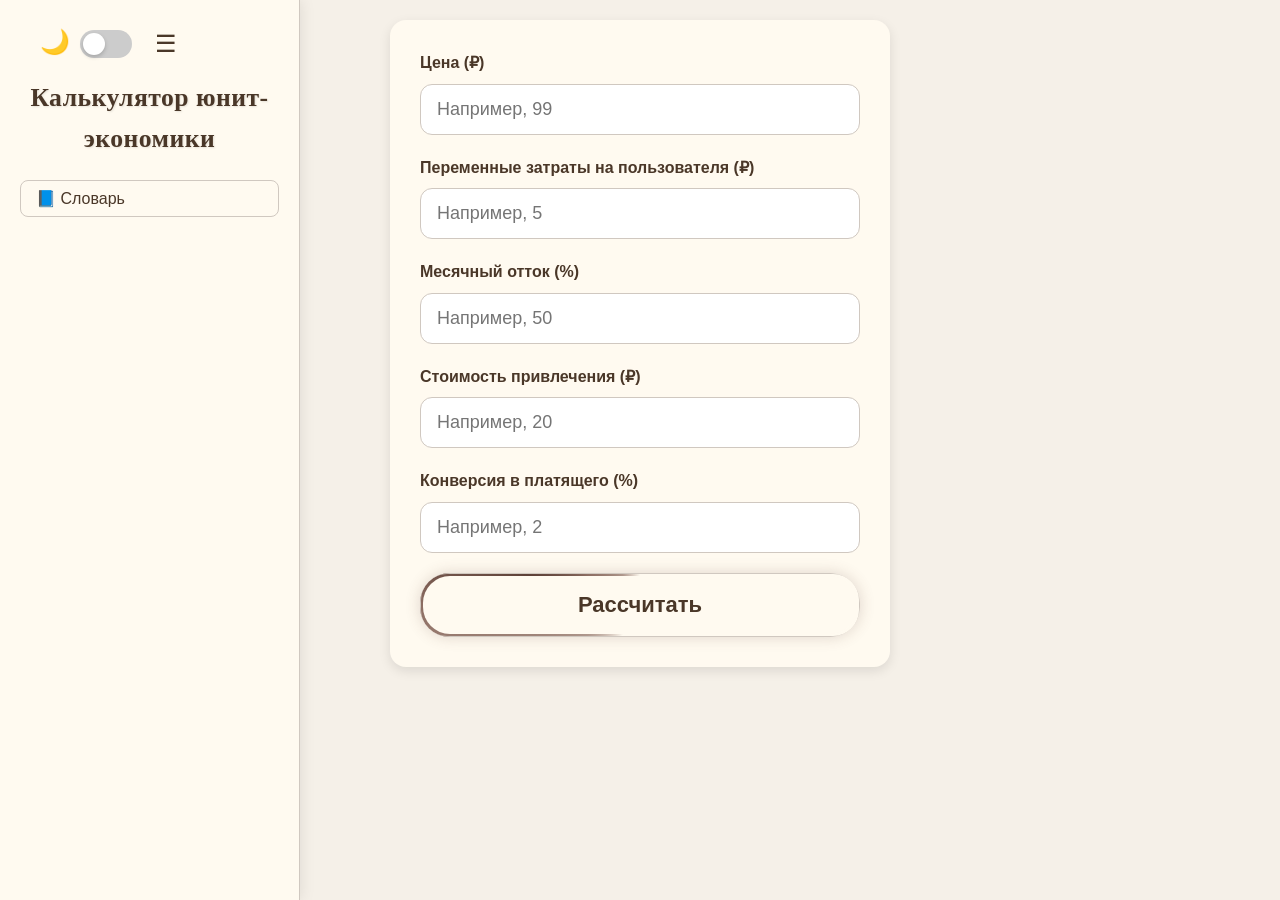
<file: index.html>
<!DOCTYPE html>
<html lang="ru">
<head>
    <meta charset="UTF-8">
    <meta name="viewport" content="width=device-width, initial-scale=1.0">
    <title>Калькулятор юнит-экономики</title>
    <link rel="stylesheet" href="css/style.css">
</head>
<body>
    <div class="layout">
        <aside class="sidebar">
            <div class="sidebar-controls">
                <div class="theme-toggle">
                    <span class="theme-icon">🌙</span>
                    <label class="switch">
                        <input type="checkbox" id="theme-toggle-sidebar">
                        <span class="slider round"></span>
                    </label>
                </div>
                <button id="sidebar-toggle" class="sidebar-toggle" aria-label="Свернуть сайдбар">☰</button>
            </div>
            <div class="logo">
                <h1>Калькулятор юнит-экономики</h1>
            </div>
         
            <button id="dictionary-toggle" class="sidebar-button">📘 Словарь</button>
        </aside>

        <main class="main-content">
            <form id="unit-economics-form">
                <div class="form-group">
                    <label for="price">Цена (₽)</label>
                    <input type="number" id="price" name="price" step="any" min="0" required placeholder="Например, 99">
                </div>
                <div class="form-group">
                    <label for="cogs">Переменные затраты на пользователя (₽)</label>
                    <input type="number" id="cogs" name="cogs" step="any" min="0" required placeholder="Например, 5">
                </div>
                <div class="form-group">
                    <label for="churn">Месячный отток (%)</label>
                    <input type="number" id="churn" name="churn" step="any" min="0" max="100" required placeholder="Например, 50">
                </div>
                <div class="form-group">
                    <label for="cac">Стоимость привлечения (₽)</label>
                    <input type="number" id="cac" name="cac" step="any" min="0" required placeholder="Например, 20">
                </div>
                <div class="form-group">
                    <label for="conversion">Конверсия в платящего (%)</label>
                    <input type="number" id="conversion" name="conversion" step="any" min="0" max="100" required placeholder="Например, 2">
                </div>
                <div class="button-wrapper">
                    <button type="submit">Рассчитать</button> 
                </div>
            </form>

            <div id="results" style="display: none;"></div>
        </main>
    </div>

    
    <div class="sidebar-open-controls">
        <div class="theme-toggle">
            <span class="theme-icon">🌙</span>
            <label class="switch">
                <input type="checkbox" id="theme-toggle-open">
                <span class="slider round"></span>
            </label>
        </div>
        <button id="sidebar-open" class="sidebar-open" aria-label="Развернуть сайдбар">☰</button>
    </div>

  
    <div id="dictionary-modal" class="modal">
        <div class="modal-content">
            <button id="dictionary-close" class="modal-close" aria-label="Закрыть">×</button>
            <h2>Словарь терминов</h2>
            <div class="dictionary-item">
                <h3>LTV (Lifetime Value)</h3>
                <p>Пожизненная ценность клиента — сколько прибыли приносит клиент за всё время взаимодействия с продуктом.</p>
            </div>
            <div class="dictionary-item">
                <h3>CAC (Customer Acquisition Cost)</h3>
                <p>Стоимость привлечения одного клиента — сколько денег тратится на маркетинг и продажи для привлечения одного платящего пользователя.</p>
            </div>
            <div class="dictionary-item">
                <h3>Маржа (Gross Margin)</h3>
                <p>Валовая маржа — процент от цены, который остаётся после вычета переменных затрат (COGS).</p>
            </div>
            <div class="dictionary-item">
                <h3>Конверсия</h3>
                <p>Процент пользователей, которые становятся платящими клиентами.</p>
            </div>
        </div>
    </div>

    <script src="js/script.js"></script>
</body>
</html>
</file>
<file: css/style.css>
:root {
    --bg: #f5f0e8;
    --card-bg: #fffaf0;
    --text: #4a3728;
    --border: #d0c8c0;
    --primary: #5d4037;
    --hover: #6d4c41;
    --shadow: 0 4px 12px rgba(0,0,0,0.1);
    --radius: 16px;
    --sidebar-width: 300px;
}

* {
    margin: 0;
    padding: 0;
    box-sizing: border-box;
}

body {
    font-family: 'Segoe UI', Tahoma, Geneva, Verdana, sans-serif;
    background-color: var(--bg);
    color: var(--text);
    line-height: 1.6;
    min-height: 100vh;
    transition: background-color 0.3s ease, color 0.3s ease;
}

.layout {
    min-height: 100vh;
}

.sidebar {
    position: fixed;
    left: 0;
    top: 0;
    bottom: 0;
    width: var(--sidebar-width);
    background-color: var(--card-bg);
    padding: 30px 20px;
    border-right: 1px solid var(--border);
    z-index: 10;
    overflow-y: auto;
    transition: transform 0.3s ease, background-color 0.3s ease, border-color 0.3s ease;
    box-shadow: 0 0 15px rgba(0,0,0,0.1);
    display: flex;
    flex-direction: column;
    align-items: center;
}

.layout.sidebar-hidden .sidebar {
    transform: translateX(-100%);
}

.sidebar-controls {
    display: flex;
    flex-direction: row;
    align-items: center;
    justify-content: flex-start;
    gap: 20px;
    width: 100%;
    margin-bottom: 20px;
    padding-left: 20px;
    height: 28px;
}

.theme-toggle {
    display: flex;
    align-items: center;
    gap: 10px;
    height: 28px;
    margin: 0;
}

.theme-icon {
    font-size: 24px;
    line-height: 1;
    display: inline-block;
    height: 28px;
    width: auto;
}

.switch input {
    opacity: 0;
    width: 0;
    height: 0;
    position: absolute;
}

.switch {
    position: relative;
    display: inline-block;
    width: 52px;
    height: 28px;
    margin: 0;
}

.slider {
    position: absolute;
    cursor: pointer;
    top: 0;
    left: 0;
    right: 0;
    bottom: 0;
    background-color: #ccc;
    transition: background-color 0.3s ease;
    border-radius: 34px;
}

.slider::before {
    content: "";
    position: absolute;
    height: 22px;
    width: 22px;
    left: 3px;
    bottom: 3px;
    background-color: white;
    transition: transform 0.3s ease, background-color 0.3s ease;
    border-radius: 50%;
    box-shadow: 0 2px 4px rgba(0,0,0,0.2);
}

.switch input:checked + .slider {
    background-color: #4a3728;
}

.switch input:checked + .slider::before {
    transform: translateX(24px);
    background-color: #f0e6d8;
}

.switch input:focus + .slider {
    box-shadow: 0 0 0 3px rgba(93, 64, 55, 0.3);
}

.sidebar-toggle,
.sidebar-open {
    background: none;
    border: none;
    font-size: 24px;
    cursor: pointer;
    color: var(--text);
    padding: 0;
    line-height: 1;
    transition: color 0.2s ease, transform 0.2s ease;
    display: inline-flex;
    align-items: center;
    justify-content: center;
    height: 28px;
    width: 28px;
    flex-shrink: 0;
}

.sidebar-toggle:hover,
.sidebar-open:hover {
    color: var(--primary);
    transform: scale(1.1);
}

.sidebar-button {
    background: none;
    border: 1px solid var(--border);
    border-radius: 8px;
    color: var(--text);
    padding: 8px 15px;
    font-size: 16px;
    cursor: pointer;
    transition: background-color 0.3s ease, color 0.3s ease, border-color 0.3s ease;
    margin: 20px 0 0;
    width: 100%;
    text-align: left;
}

.sidebar-button:hover {
    background-color: rgba(93, 64, 55, 0.08);
    border-color: var(--primary);
    color: var(--primary);
}

.sidebar-open-controls {
    position: fixed;
    top: 20px;
    left: 20px;
    z-index: 20;
    align-items: center;
    gap: 12px;
    background-color: var(--card-bg);
    padding: 8px 10px;
    border-radius: 30px;
    box-shadow: 0 2px 10px rgba(0,0,0,0.15);
    opacity: 0;
    visibility: hidden;
    transition: opacity 0.3s ease, visibility 0.3s ease, background-color 0.3s ease;
    display: flex;
    height: 48px;
}

.sidebar-open-controls.visible {
    opacity: 1;
    visibility: visible;
}

.logo {
    text-align: center;
}

.logo h1 {
    font-family: Georgia, 'Times New Roman', serif;
    font-size: 1.6em;
    font-weight: bold;
    color: var(--text);
    letter-spacing: 0.5px;
    text-shadow: 1px 1px 2px rgba(0,0,0,0.1);
    transition: color 0.3s ease;
}

.main-content {
    width: 100%;
    min-height: 100vh;
    padding: 20px;
    display: flex;
    flex-direction: column;
    align-items: center;
    justify-content: flex-start;
    transition: background-color 0.3s ease;
}

form,
#results {
    width: 100%;
    max-width: 500px;
    margin: 0 auto;
}

#results {
    margin-top: 20px;
}

form {
    background-color: var(--card-bg);
    padding: 30px;
    border-radius: var(--radius);
    box-shadow: var(--shadow);
    transition: background-color 0.3s ease;
}

.form-group {
    margin-bottom: 20px;
}

label {
    display: block;
    margin-bottom: 8px;
    font-weight: bold;
    color: var(--text);
    transition: color 0.3s ease;
}

input[type="number"] {
    width: 100%;
    padding: 14px 16px;
    font-size: 18px;
    border: 1px solid var(--border);
    border-radius: 12px;
    background-color: #ffffff;
    color: var(--text);
    outline: none;
    box-shadow: none;
    transition: border-color 0.3s ease, background-color 0.3s ease, color 0.3s ease;
}

input[type="number"]:focus {
    border-color: #8d6e63;
    box-shadow: none;
}

.button-wrapper {
    position: relative;
    border-radius: 30px;
    width: 100%;
    overflow: hidden;
    box-shadow: 0 0 15px rgba(93, 64, 55, 0.2);
    transition: box-shadow 0.3s ease;
}

.button-wrapper:hover {
    box-shadow: 0 0 30px rgba(93, 64, 55, 0.4);
}

.button-wrapper::before {
    content: "";
    position: absolute;
    top: -3px;
    left: -3px;
    right: -3px;
    bottom: -3px;
    border-radius: inherit;
    background: conic-gradient(
        from 0deg,
        transparent 0deg,
        transparent 210deg,
        rgba(141, 110, 99, 0.7) 240deg,
        #8d6e63 270deg,
        #5d4037 285deg,
        #8d6e63 300deg,
        rgba(141, 110, 99, 0.7) 330deg,
        transparent 360deg
    );
    animation: spin 5s linear infinite;
    z-index: 0;
}

.button-wrapper::after {
    content: "";
    position: absolute;
    top: 3px;
    left: 3px;
    right: 3px;
    bottom: 3px;
    background-color: var(--card-bg);
    border-radius: 27px;
    z-index: 1;
    transition: background-color 0.3s ease;
}

.button-wrapper button {
    position: relative;
    z-index: 2;
    display: block;
    width: 100%;
    padding: 18px 20px;
    font-size: 22px;
    font-weight: bold;
    background: transparent;
    color: var(--text);
    border: 1px solid var(--border);
    border-radius: 27px;
    cursor: pointer;
    transition: transform 0.2s ease, background-color 0.3s ease, color 0.3s ease, border-color 0.3s ease, box-shadow 0.3s ease;
}

.button-wrapper button:hover {
    transform: translateY(-2px);
    background-color: rgba(93, 64, 55, 0.08);
    color: var(--text);
    border-color: var(--primary);
    box-shadow: 0 4px 12px rgba(93, 64, 55, 0.15);
}

.button-wrapper button:active {
    transform: translateY(0);
}

@keyframes spin {
    to {
        transform: rotate(360deg);
    }
}

.modal {
    position: fixed;
    top: 0;
    left: 0;
    right: 0;
    bottom: 0;
    background-color: rgba(0,0,0,0.5);
    display: none;
    align-items: center;
    justify-content: center;
    z-index: 30;
    opacity: 0;
    transition: opacity 0.3s ease;
}

.modal.visible {
    display: flex;
    opacity: 1;
}

.modal-content {
    background-color: var(--card-bg);
    padding: 30px;
    border-radius: var(--radius);
    box-shadow: 0 10px 30px rgba(0,0,0,0.3);
    max-width: 500px;
    width: 90%;
    max-height: 80vh;
    overflow-y: auto;
    position: relative;
    transition: background-color 0.3s ease;
}

.modal-close {
    position: absolute;
    top: 10px;
    right: 15px;
    background: none;
    border: none;
    font-size: 28px;
    cursor: pointer;
    color: var(--text);
    transition: color 0.2s ease, transform 0.2s ease;
}

.modal-close:hover {
    color: var(--primary);
    transform: scale(1.2);
}

.modal-content h2 {
    margin-bottom: 20px;
    font-size: 1.8em;
    color: var(--text);
    border-bottom: 2px solid var(--border);
    padding-bottom: 10px;
}

.dictionary-item {
    margin-bottom: 20px;
    padding: 15px;
    background-color: #f8f5f0;
    border-radius: 8px;
    border: 1px solid var(--border);
    transition: background-color 0.3s ease, border-color 0.3s ease;
}

.dictionary-item h3 {
    margin-bottom: 8px;
    color: var(--primary);
}

.dictionary-item p {
    color: var(--text);
}

#results {
    background-color: var(--card-bg);
    padding: 30px;
    border-radius: var(--radius);
    box-shadow: var(--shadow);
    transition: background-color 0.3s ease;
}

#results h2 {
    color: var(--text);
    margin-bottom: 20px;
    font-size: 1.5em;
    border-bottom: 2px solid #e0d6cc;
    padding-bottom: 10px;
    transition: color 0.3s ease, border-color 0.3s ease;
}

.metric-card {
    background-color: #f8f5f0;
    padding: 14px 18px;
    border-radius: 12px;
    margin-bottom: 10px;
    display: flex;
    justify-content: space-between;
    align-items: center;
    font-size: 1.05em;
    color: var(--text);
    transition: background-color 0.3s ease, color 0.3s ease;
    border: 1px solid var(--border);
}

.metric-label {
    font-weight: normal;
}

.metric-value {
    font-weight: bold;
    font-size: 1.25em;
    color: #2c3e50;
    transition: color 0.3s ease;
}

.verdict {
    display: flex;
    justify-content: space-between;
    align-items: center;
    padding: 14px 18px;
    border-radius: 10px;
    margin-top: 15px;
    font-weight: bold;
    font-size: 1.1em;
    border: 1px solid var(--border);
    transition: background-color 0.3s ease, color 0.3s ease, border-color 0.3s ease;
}

.verdict-good {
    background-color: #eafaf1;
    color: #27ae60;
    border-left: 6px solid #27ae60;
}

.verdict-warning {
    background-color: #fef9e7;
    color: #f39c12;
    border-left: 6px solid #f39c12;
}

.verdict-bad {
    background-color: #fdedec;
    color: #c0392b;
    border-left: 6px solid #c0392b;
}

.export-button {
    display: block;
    width: 100%;
    padding: 12px;
    margin-top: 15px;
    background: none;
    border: 1px solid var(--border);
    border-radius: 10px;
    color: var(--text);
    font-size: 16px;
    cursor: pointer;
    transition: background-color 0.3s ease, color 0.3s ease, border-color 0.3s ease;
}

.export-button:hover {
    background-color: rgba(93, 64, 55, 0.08);
    border-color: var(--primary);
    color: var(--primary);
}

body.dark-theme {
    --bg: #2c2c2c;
    --card-bg: #3a3a3a;
    --text: #e0d6cc;
    --border: #5a4a3f;
    --primary: #8d6e63;
    --hover: #a08070;
    --shadow: 0 4px 12px rgba(0,0,0,0.3);
}

body.dark-theme input[type="number"] {
    background-color: #4a4a4a;
    color: #e0d6cc;
    border-color: #5a4a3f;
}

body.dark-theme .metric-card {
    background-color: #4a4a4a;
    color: #e0d6cc;
    border-color: #5a4a3f;
}

body.dark-theme .metric-value {
    color: #f0e6d8;
}

body.dark-theme .verdict-good {
    background-color: #1e3a2a;
    color: #7dcea0;
    border-left-color: #27ae60;
}

body.dark-theme .verdict-warning {
    background-color: #3e3a1e;
    color: #f0c27b;
    border-left-color: #f39c12;
}

body.dark-theme .verdict-bad {
    background-color: #3e1e1e;
    color: #e6a09a;
    border-left-color: #c0392b;
}

body.dark-theme #results h2 {
    border-bottom-color: #5a4a3f;
}

body.dark-theme .dictionary-item {
    background-color: #4a4a4a;
    border-color: #5a4a3f;
}

body.dark-theme .dictionary-item h3 {
    color: #c0a080;
}

body.dark-theme .modal-content {
    background-color: #3a3a3a;
}

body.dark-theme .export-button {
    border-color: #5a4a3f;
    color: #e0d6cc;
}

body.dark-theme .export-button:hover {
    background-color: rgba(255, 255, 255, 0.05);
    border-color: #8d6e63;
    color: #8d6e63;
}

@media (max-width: 900px) {
    .sidebar {
        position: fixed;
        width: var(--sidebar-width);
        border-right: 1px solid var(--border);
        box-shadow: 0 0 15px rgba(0,0,0,0.2);
    }

    .main-content {
        padding: 15px;
    }

    form,
    #results {
        max-width: 100%;
    }
}

@media (max-width: 480px) {
    :root {
        --sidebar-width: 260px;
    }
}
</file>
